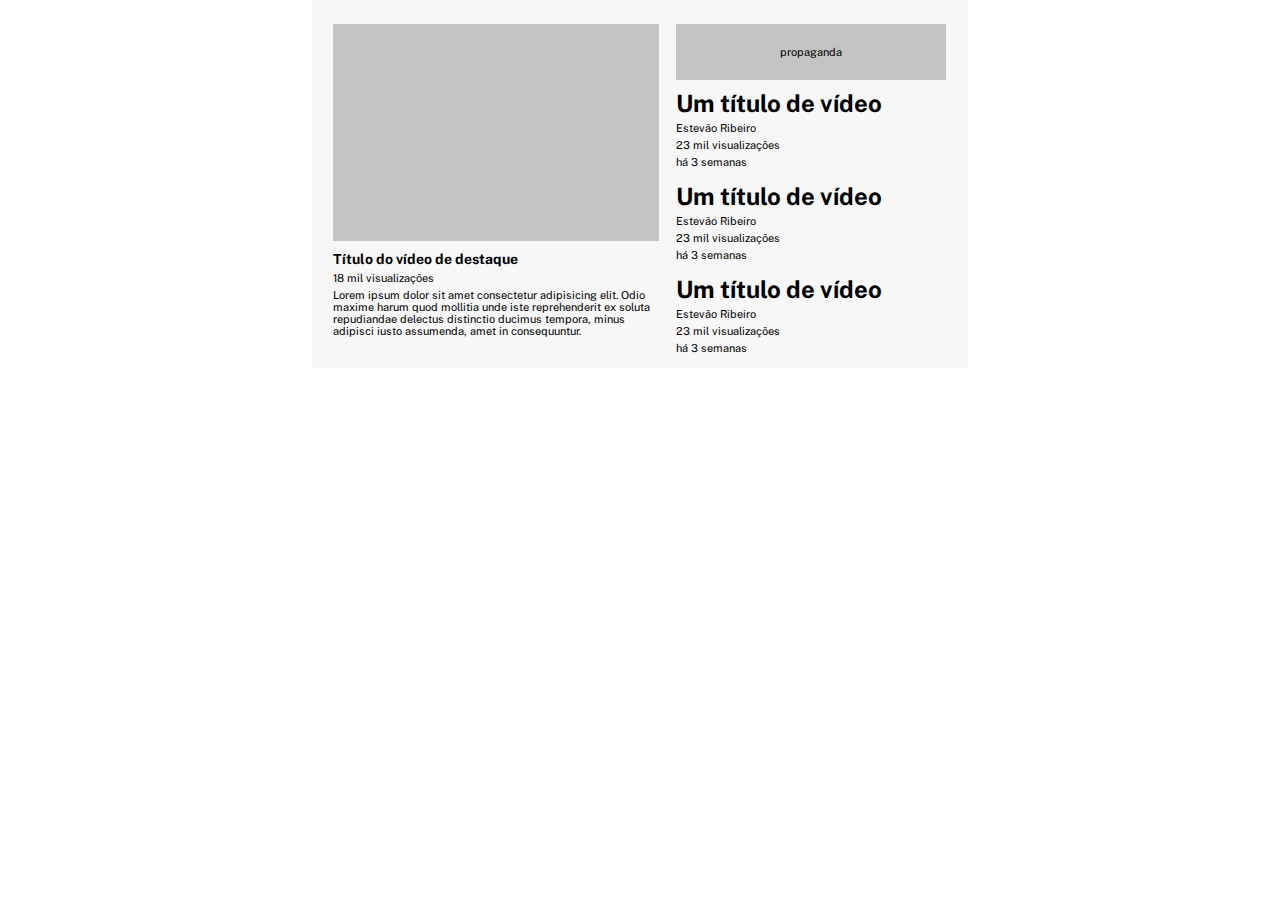
<file: Desafio-CSS-avançado-3/index.html>
<!DOCTYPE html>
<html lang="pt-br">

<head>
    <meta charset="UTF-8">
    <meta http-equiv="X-UA-Compatible" content="IE=edge">
    <meta name="viewport" content="width=device-width, initial-scale=1.0">
    <title>Desafio 3</title>
    <link rel="stylesheet" href="src/css/style.css">
    <link rel="shortcut icon" href="src/imagens/favicon.ico" type="image/x-icon">
</head>

<body>
    <section class="section">
        <div class="grade">
            <div class="video atual"></div>
            <div class="inf-do-video-atual">
                <h1>Título do vídeo de destaque</h1>
                <p>18 mil visualizações</p>
                <p>Lorem ipsum dolor sit amet consectetur adipisicing elit. Odio maxime harum quod mollitia unde iste
                    reprehenderit ex soluta repudiandae delectus distinctio ducimus tempora, minus adipisci iusto
                    assumenda, amet in consequuntur.</p>
            </div>
        </div>
        <div class="banner">
            <p>propaganda</p>
        </div>
        <div class="sugestoes-a">
            <div class="sugestoes"></div>
            <div class="inf-video">
                <h2>Um título de vídeo</h2>
                <p>Estevão Ribeiro</p>
                <p>23 mil visualizações</p>
                <p>há 3 semanas</p>
            </div>
        </div>
        <div class="sugestoes-b">
            <div class="sugestoes"></div>
            <div class="inf-video">
                <h2>Um título de vídeo</h2>
                <p>Estevão Ribeiro</p>
                <p>23 mil visualizações</p>
                <p>há 3 semanas</p>
            </div>
        </div>
        <div class="sugestoes-c">
            <div class="sugestoes"></div>
            <div class="inf-video">
                <h2>Um título de vídeo</h2>
                <p>Estevão Ribeiro</p>
                <p>23 mil visualizações</p>
                <p>há 3 semanas</p>
            </div>
        </div>
    </section>
</body>

</html>
</file>
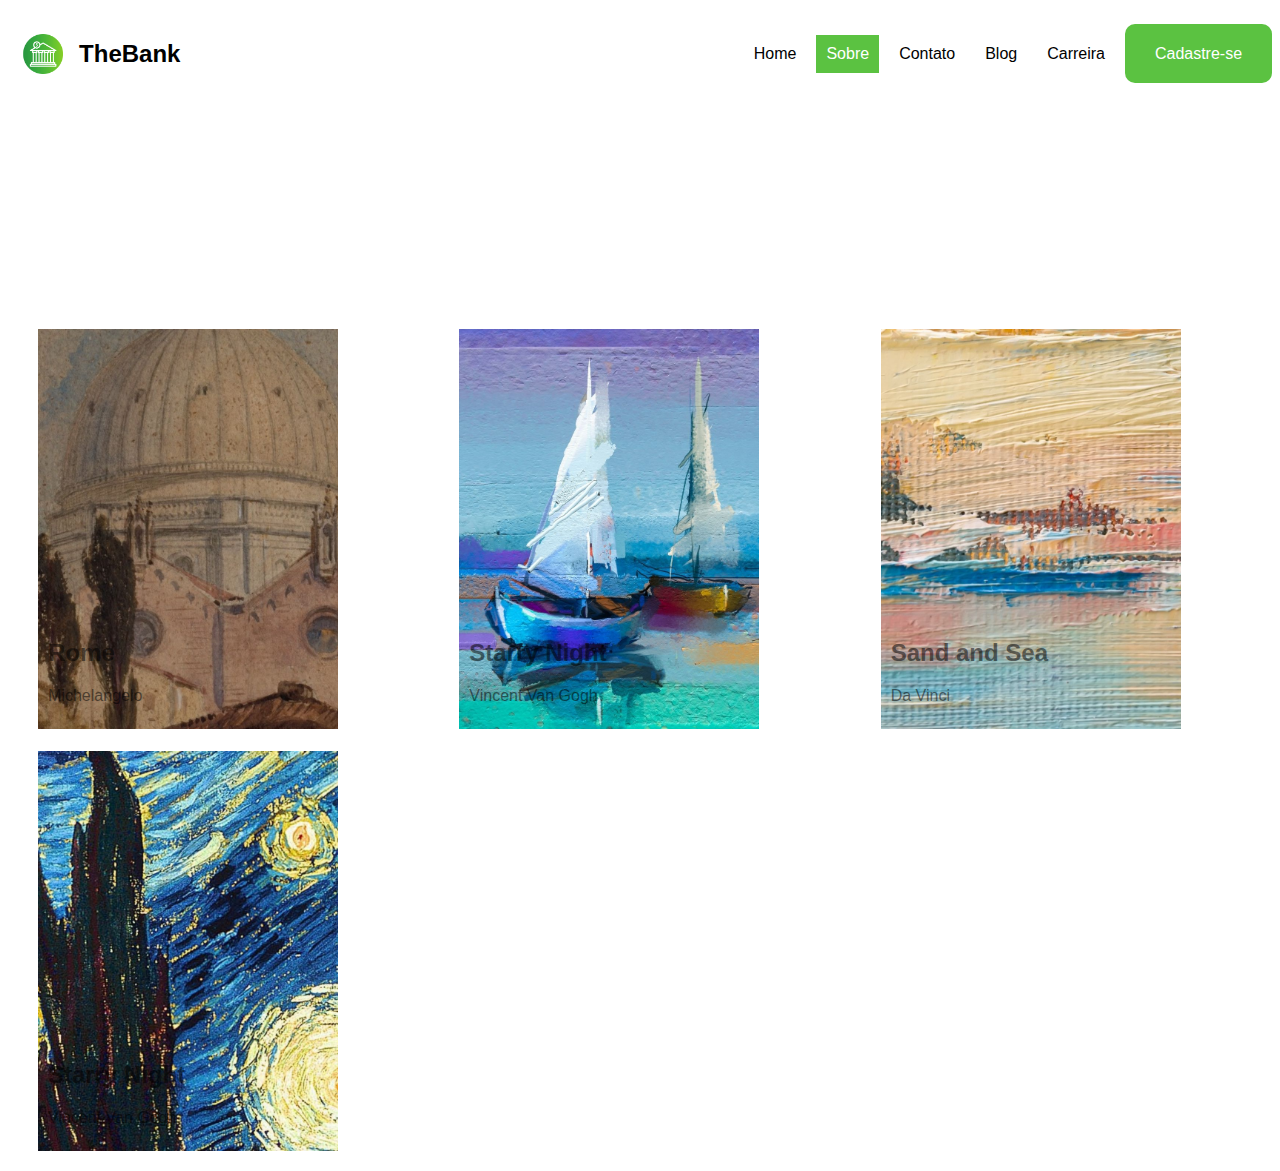
<file: Landing page completa/index.html>
<!DOCTYPE html>
<html lang="pt-br">

<head>
    <meta charset="UTF-8">
    <meta http-equiv="X-UA-Compatible" content="IE=edge">
    <meta name="viewport" content="width=device-width, initial-scale=1.0">
    <title>Landing-page</title>
    <link rel="stylesheet" href="style.css">
</head>

<body>
    <!-- inicio do cabeçalho -->
    <header class="header">
        <div class="logo">
            <img src="image/logo.png" alt="logo">
            <h2>TheBank</h2>
        </div>

        <div class="menu">
            <nav>
                <ul>
                    <li> <a href="#home">Home</a></li>
                    <li class="sobre"> <a href="#sobre">Sobre</a></li>
                    <li> <a href="#contato">Contato</a></li>
                    <li> <a href="#blog">Blog</a></li>
                    <li> <a href="#carreira">Carreira</a></li>
                    <li class="cadastre-se"> <a href="#cadastre-se">Cadastre-se</a></li>
                </ul>
            </nav>
        </div>
    </header>
    <!-- fim do cabeçalho -->

    <!-- sobre inicio -->
    <section class="section">

        <div class="image">
            <div class="imgBx">
                <img src="image/1.jpg" alt="Roma">
            </div>
            <div class="texto">
                <h2>Rome</h2>
                <p>Michelangelo</p>
            </div>
        </div>

        <div class="image">
            <div class="imgBx">
                <img src="image/2.jpg" alt="Starry night">
            </div>            
            <div class="texto">
                <h2>Starry Night</h2>
                <p>Vincent Van Gogh</p>
            </div>
        </div>

        <div class="image">
            <div class="imgBx">
                <img src="image/3.jpg" alt="Sand and sea">
            </div>            
            <div class="texto">
                <h2>Sand and Sea</h2>
                <p>Da Vinci</p>
            </div>
        </div>

        <div class="image">
            <div class="imgBx">
                <img src="image/4.jpg" alt="Starry night">
            </div>            
            <div class="texto">
                <h2>Starry Night</h2>
                <p>Vincent Van Gogh</p>
            </div>
        </div>
    </section>
    <!-- sobre fim -->

</body>

</html>
</file>
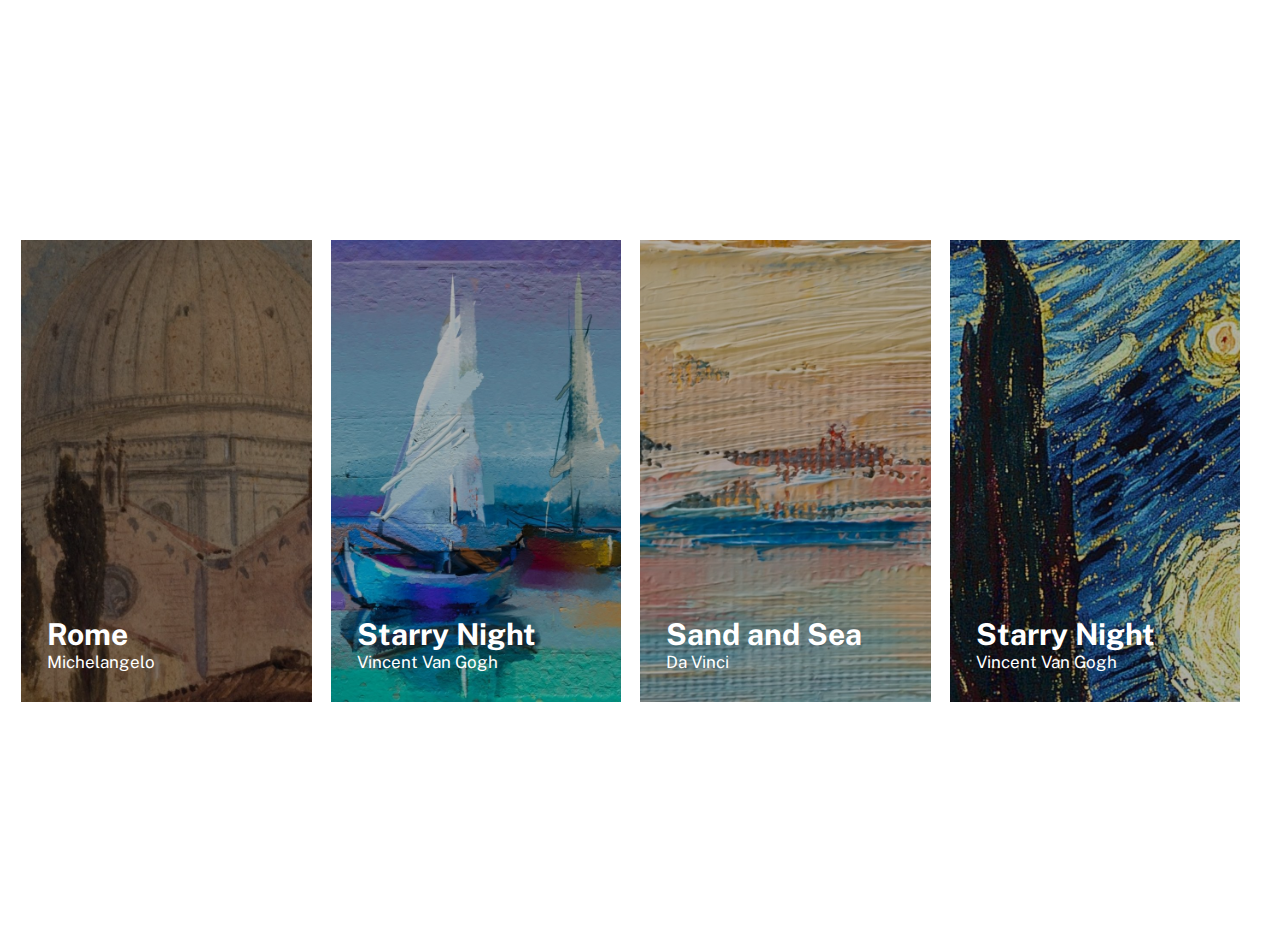
<file: Desafio-Css-avançado-2/src/index.html>
<!DOCTYPE html>
<html lang="en">

<head>
    <meta charset="UTF-8">
    <meta http-equiv="X-UA-Compatible" content="IE=edge">
    <meta name="viewport" content="width=device-width, initial-scale=1.0">
    <link rel="stylesheet" href="../src/css/style.css">
    <link rel="shortcut icon" href="images/favicon.ico" type="image/x-icon">
    <title>Desafio CSS Avaçado 2</title>
</head>

<body>
    <main class="main">

        <div class="image six">
            <div>
                <h2>Rome</h2>
                <p>Michelangelo</p>
            </div>
        </div>

        <div class="image three">
            <div>
                <h2>Starry Night</h2>
                <p>Vincent Van Gogh</p>
            </div>
        </div>

        <div class="image four">
            <div>
                <h2>Sand and Sea</h2>
                <p>Da Vinci</p>
            </div>
        </div>

        <div class="image five">
            <div>
                <h2>Starry Night</h2>
                <p>Vincent Van Gogh</p>
            </div>
        </div>
    </main>
</body>

</html>
</file>
<file: Desafio-CSS-avançado-3/src/css/style.css>
@import url('https://fonts.googleapis.com/css2?family=Public+Sans:wght@300;400;700&display=swap');

* {
    padding: 0;
    margin: 0;
    font-family: 'Public Sans', sans-serif;
}
body {
    display: flex;
    justify-content: center;
}
.section {
    display: grid;
    grid-template-columns: repeat(2, auto);
    grid-template-rows: repeat(4, auto);
    grid-gap: 17px;
    grid-row-gap: 0px;
    max-width: 656px;
    max-height: 368px;
    background-color: #F7F7F7;
}
h1 {
    font-size: 14px;
}
p {
    font-size: 11px;
}

.grade {    
    grid-area: 1 / 1 / 5 / 1;
}
.video {
    width: 326px;
    height: 202px;
    background-color: #C4C4C4;
    margin: 24px 0 0 21px;
    padding: 10px 0 5px 0;
}
.inf-do-video-atual {
    margin: 10px 0 31px 21px;
}
.inf-do-video-atual h1 {
    margin: 5px 0 10px 0;    
}
.inf-do-video-atual h1, p {
    margin: 5px 0 5px 0;    
}
.banner {
    display: flex;
    background-color: #C4C4C4;
    grid-area: 1 / 2 / 1 / 3;
    width: 270px;
    height: 56px;
    margin: 24px 22px 0 0;
    justify-content: center;
    align-items: center;
}
.sujestoes {
    width: 101px;
    height: 71px;
    background-color: #C4C4C4;
    margin-right: 4px;
}
.sujestoes-a {
    display: flex;
    grid-area: 2 / 2 / 2 / 3;
    width: 270px;
    height: 71px;    
}
.sujestoes-b {
    display: flex;
    grid-area: 3 / 2 / 3 / 3;
    width: 270px;
    height: 71px;
}
.sujestoes-c {
    display: flex;
    grid-area: 4 / 2 / 4 / 3;
    width: 270px;
    height: 71px;
}
</file>
<file: Landing page completa/style.css>
*{ 
    border: none;
    outline: none;  
    font-family: 'Public Sans', sans-serif; 
}
a{
    text-decoration: none;
    color: black;
}
img{
    height: 40px;
}
.header, .section, .logo, .menu nav ul{
    display: flex;
}
.header, .section{
    flex-wrap: wrap;
    justify-content: space-between;
    max-width: 1440px;
    min-width: 785px;
    margin: 0 auto;
}
.logo{
    align-items: center;
}
.menu nav ul{
    align-items: center;
}
.menu nav ul li{
    margin-left: 10px;
    padding: 10px; 
    list-style: none;
}
.sobre, .cadastre-se{
    background: #5bc241;
}
.sobre > a{
    color: #fff;
}
.cadastre-se > a{
    color: #fff;
}
.cadastre-se{
    display: flex;
    align-items: center;
    justify-content: center;   
    width: 127px;
    height: 39px;
    font-weight: 300;
    background: #5bc241;
    border-radius: 10px;
}
/* sobre */
.section{
    display: flex;
    justify-content: center;
    margin-top: 200px;
    padding: 10px;
    width: 100%;
}
.section .image{
    position: relative;
    flex: 1 1 300px;
    margin: 10px;
}
.section .image .imgBx{
    position: relative;
    width: 300px;
    height:400px;
    padding: 10px;
}
.section .image img{
    width: 100%;
    height: 100%;
    object-fit: cover;
}
.section .image .texto{
    position: relative;
    margin-top: -120px;
    left: 20px;
    width: 100%;
    opacity: 0.5;   
}
.section .image .texto:hover{
    position: relative;
    margin-top: -130px;
    left: 20px;
    width: 100%;
    opacity: 1;
    transform: scaleY(1.2); 
    transition: 0.5s; 
    color: #fff;  
}
</file>
<file: Desafio-Css-avançado-2/src/css/style.css>
@import url('https://fonts.googleapis.com/css2?family=Public+Sans:wght@300;400;700&display=swap');

* {
    padding: 0;
    margin: 0;
    font-family: 'Public Sans', sans-serif;
}
h2 {
    font-size: 30px;    
}
p {
    font-size: 17px;
    font-weight: 400;
}
.main {
    display: flex;       
    align-items: center;
    justify-content: center;    
    height: 100vh;
    margin: 21px; 
}
.image {
    display: flex;
    width: 335.64px;
    height: 431.86px;
    padding: 0 0 30.86px 26px;
    align-items: flex-end; 
    margin-right: 19px;    
    color: #fff;    
}

.image.six {
    background: linear-gradient(0deg, rgba(0, 0, 0, 0.3), rgba(0, 0, 0, 0.3)), url(../images/6.jpg) center center no-repeat;
    background-size: cover;            
}
.image.three {
    background: linear-gradient(0deg, rgba(0, 0, 0, 0.3), rgba(0, 0, 0, 0.3)), url(../images/3.jpg) center center no-repeat;
    background-size: cover;
}
.image.four {
    background: linear-gradient(0deg, rgba(0, 0, 0, 0.3), rgba(0, 0, 0, 0.3)), url(../images/4.jpg) center center no-repeat;
    background-size: cover;   
}
.image.five {
    background: linear-gradient(0deg, rgba(0, 0, 0, 0.3), rgba(0, 0, 0, 0.3)), url(../images/5.jpg) center center no-repeat; 
    background-size: cover;  
}
@media (max-width: 770px) {
    .main {
        flex-wrap: wrap;
        justify-content: center;
        align-items: center;
        margin-right: 0;
        margin-top: 53px;
        margin-bottom: 36px;
        height: 100%;        
    }
}
</file>
